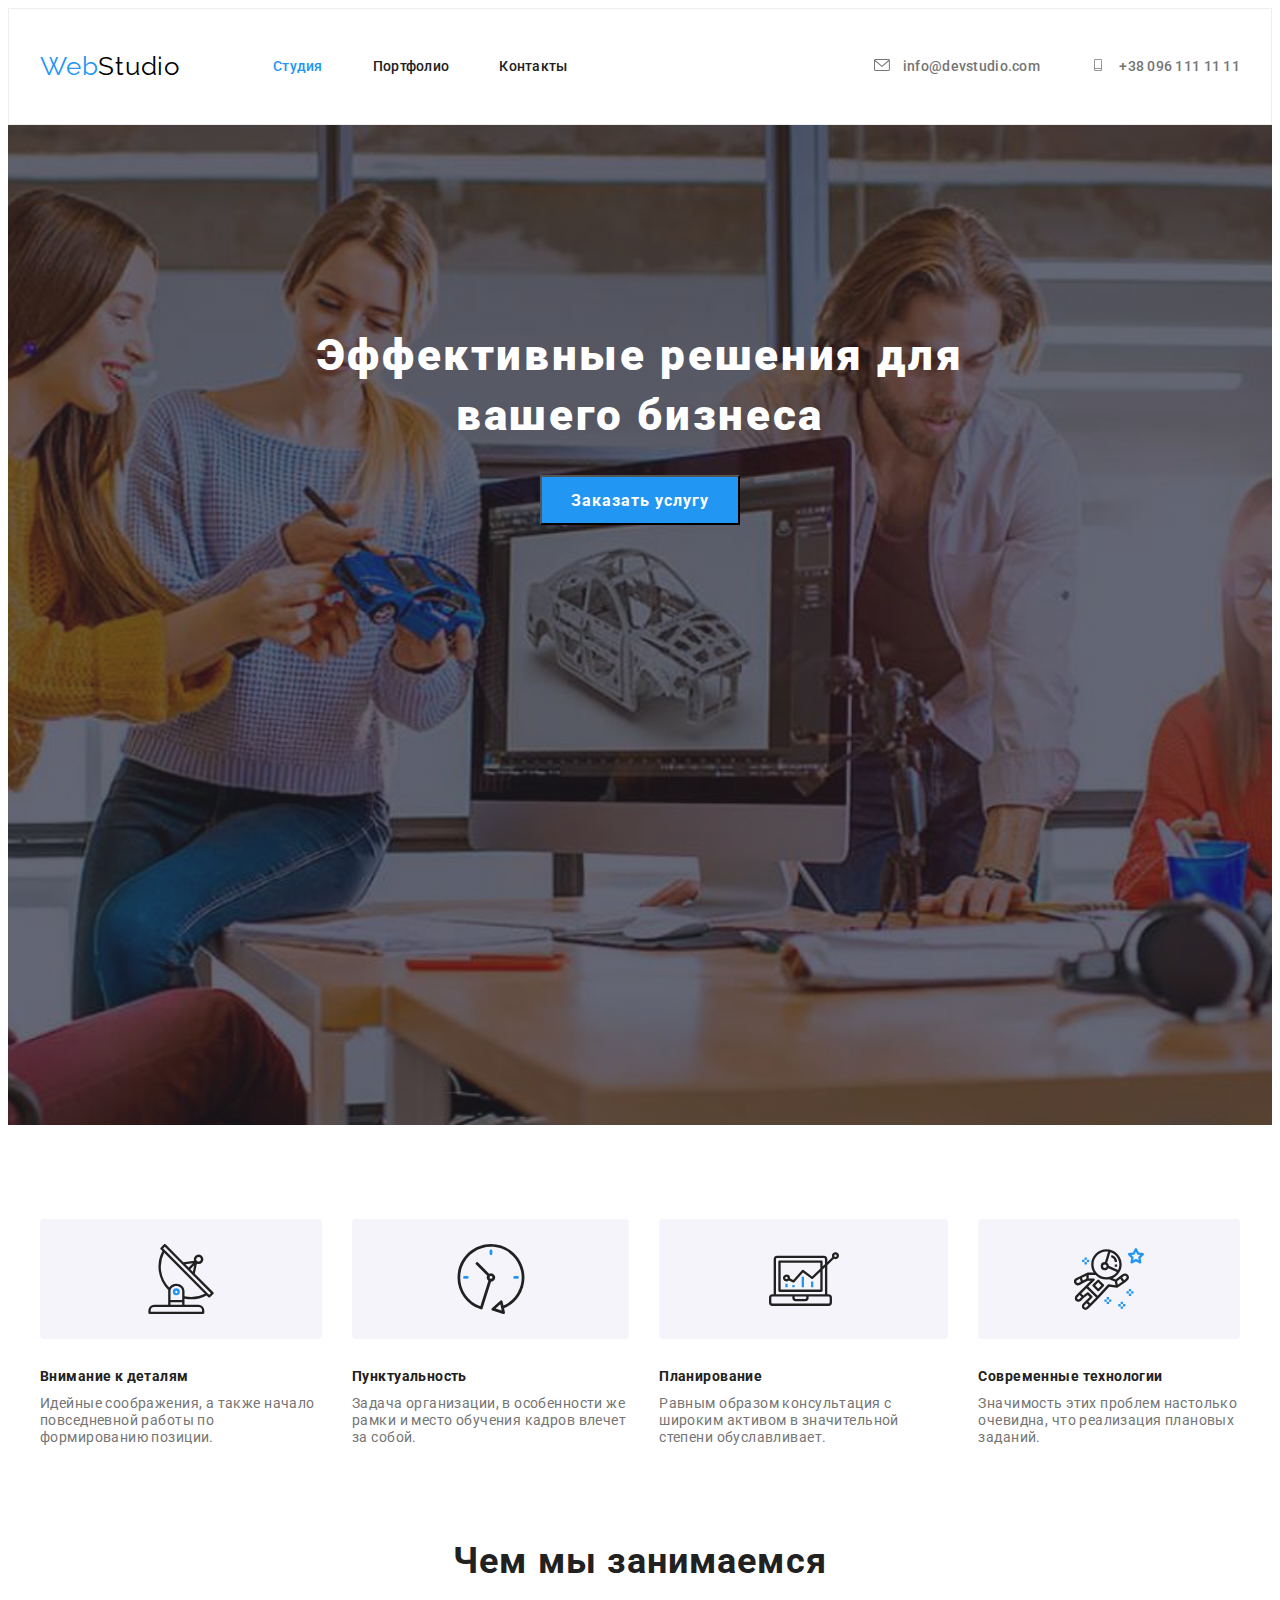
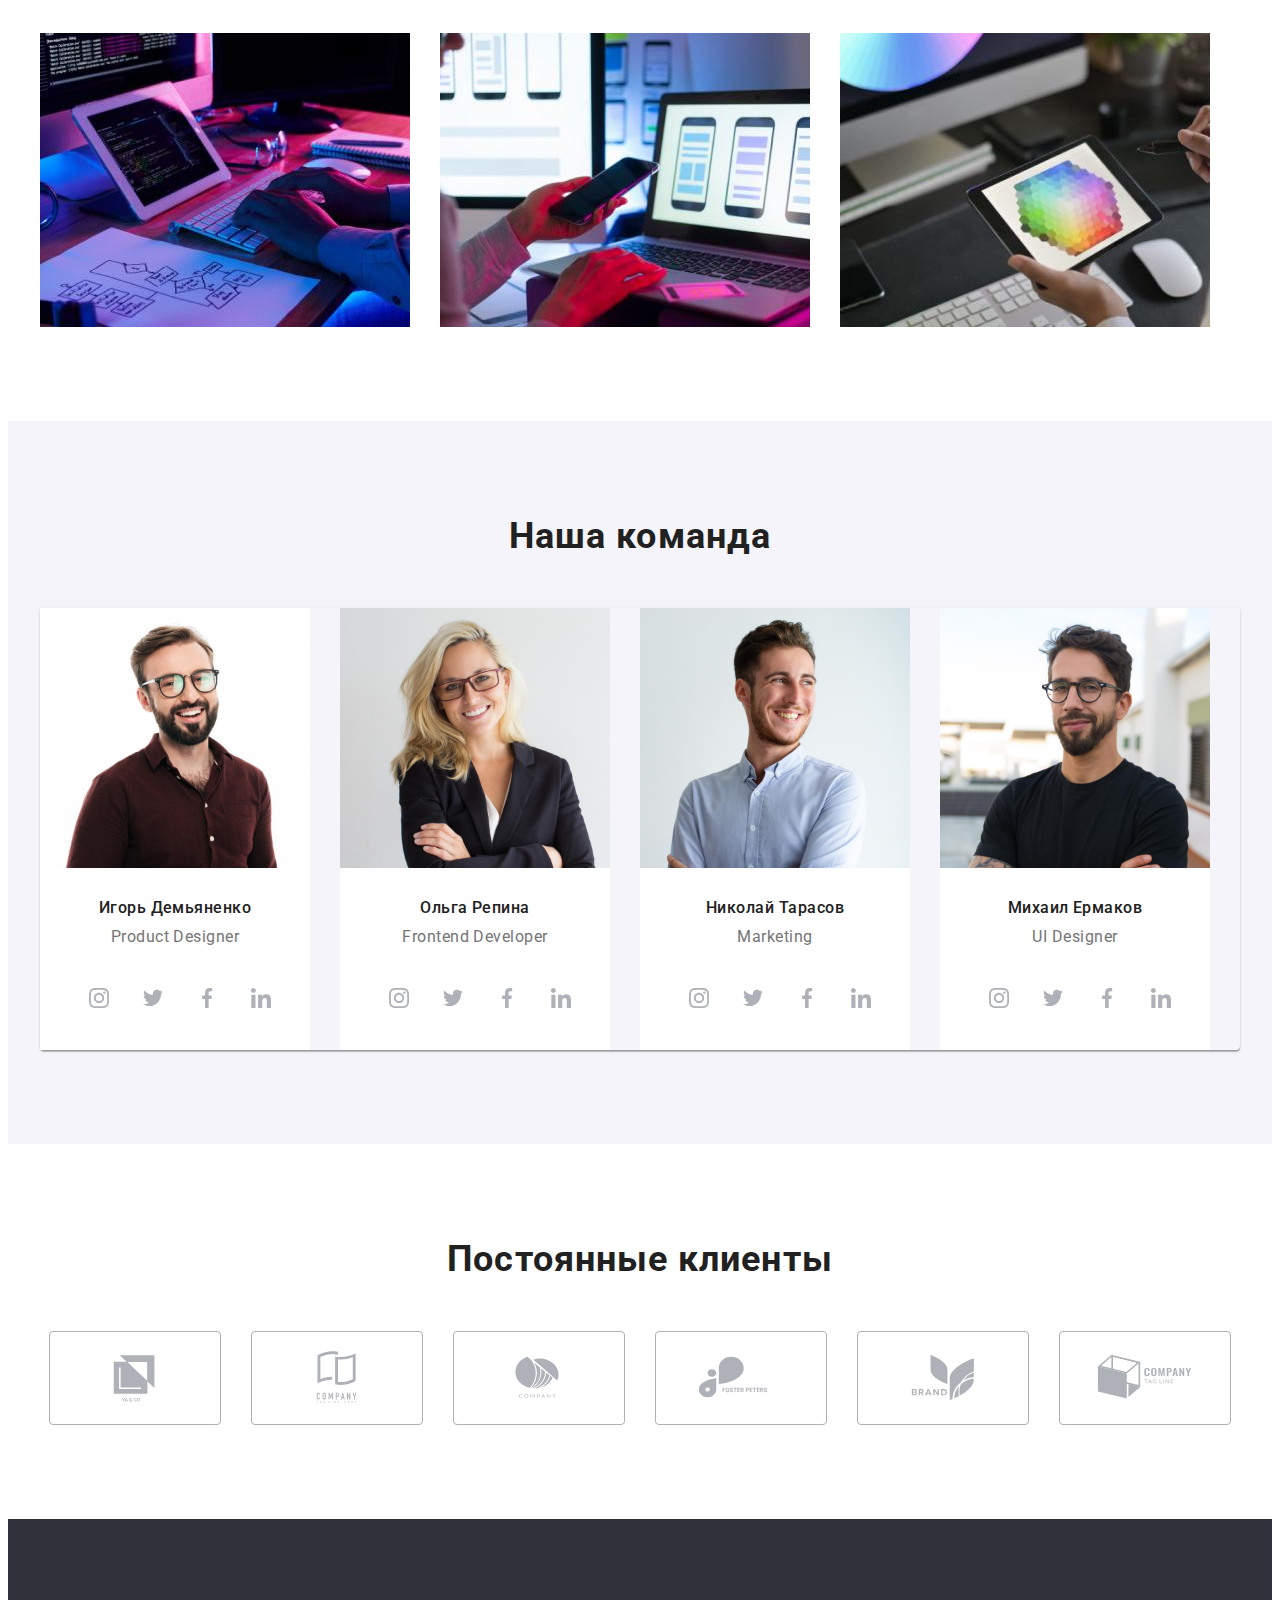
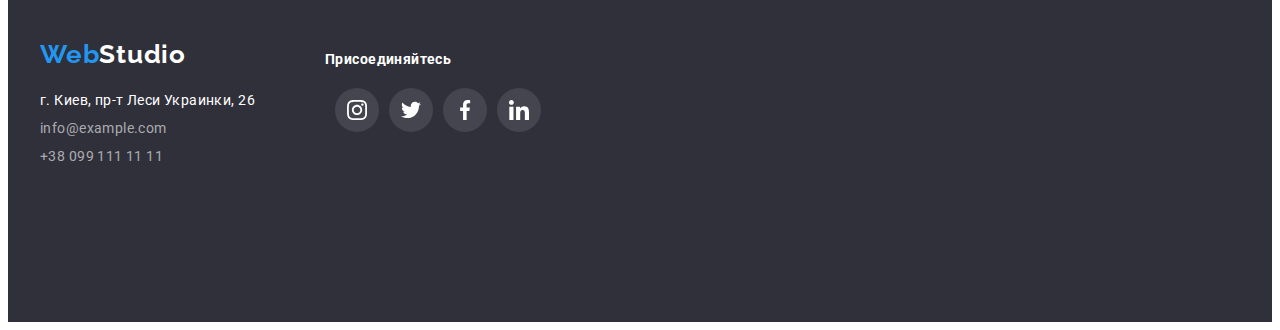
<file: index.html>
<!DOCTYPE html>
<html lang="ru">
<head>
    <meta charset="UTF-8">
    <meta http-equiv="X-UA-Compatible" content="IE=edge">
    <meta name="viewport" content="width=device-width, initial-scale=1.0">
    <title>Document</title>
    <link rel="preconnect" href="https://fonts.googleapis.com">
    <link rel="preconnect" href="https://fonts.gstatic.com" crossorigin>
    <link rel="stylesheet" href="https://cdnjs.cloudflare.com/ajax/libs/modern-normalize/1.1.0/modern-normalize.min.css"
        integrity="sha512-wpPYUAdjBVSE4KJnH1VR1HeZfpl1ub8YT/NKx4PuQ5NmX2tKuGu6U/JRp5y+Y8XG2tV+wKQpNHVUX03MfMFn9Q=="
        crossorigin="anonymous" referrerpolicy="no-referrer" />
    <link href="https://fonts.googleapis.com/css2?family=Raleway:wght@700&family=Roboto:wght@400;500;700;900&display=swap"
        rel="stylesheet">
    <link rel="stylesheet" href="css/styles.css">
</head>
<body class="body-1">
    <div class="conteiner conteiner-header">
        <header class="body-1-top">
            <div class="conteiner header-conteiner">
                <nav class="header-logo">
                    <a class="body-1-top-logo" href="./index.html">Web<span class="body-1-top-logo2">Studio</span>
                    </a>
                    <ul class="body-1-top-link">
                        <li class="header-item">
                            <a href="./index.html" class="current header-link">Студия</a>
                        </li>
                        <li class="header-item">
                            <a href="./portfolio.html" class="header-link">Портфолио</a>
                        </li>
                        <li class="header-item">
                            <a href="" class="header-link">Контакты</a>
                        </li>
                    </ul>
                </nav>
                <ul class="body-1-top-adr">
                    <li class="header-tel">
                        <a href="mailto:info@devstudio.com">
                            <svg class="icon-emeil">
                                <use href="./images/sprite.svg#icon-icon-emeil"></use>
                            </svg>
                            info@devstudio.com</a>
                    </li>
                    <li class="header-mail">
                        <a href="tel:+380961111111">
                            <svg class="icon-telephone">
                                <use href="./images/sprite.svg#icon-telephone"></use>
                            </svg>
                            +38 096 111 11 11</a>
                    </li>
                </ul>
            </div>
    </div>
        <main>
        <section class="hero">
            <div class="conteiner hero-conteiner">
        <h1 class="hero-logo">
            Эффективные решения для вашего бизнеса
        </h1>
        <button class="hero-button" type="button">
            Заказать услугу
        </button>
        </div>
        </section>
        <section class="about">
            <div class="conteiner">
            <ul class="about-all">
                <li class="about-list list-1">
                <h3 class="about-all-1"> Внимание к деталям </h3>
                    <p class="about-all-text">
                        Идейные соображения, а также начало повседневной работы по формированию позиции.
                    </p>
                </li>
                <li class="about-list list-2">
                <h3 class="about-all-1"> Пунктуальность </h3>
                    <p class="about-all-text">
                        Задача организации, в особенности же рамки и место обучения кадров влечет за собой.
                    </p>
                </li>
                <li class="about-list list-3">
                <h3 class="about-all-1"> Планирование </h3>
                    <p class="about-all-text">
                        Равным образом консультация с широким активом в значительной степени обуславливает.
                    </p>
                </li>
                <li class="about-list list-4">
                <h3 class="about-all-1"> Современные технологии </h3>
                    <p class="about-all-text">Значимость этих проблем настолько очевидна, что реализация плановых заданий.</p>
                </li>
            </ul>
            </div>
            </section>
            <section class="about-alll">
                <div class="conteiner">
            <h2 class="about-alll-1">
            Чем мы занимаемся
            </h2>
            <ul class="about-alll-img">
                <li class="img1"> <img src="./images/img-1.jpg" alt="набираем в ручную" width="370" height="294"></li>
                <li class="img1"> <img src="./images/img-2.jpg" alt="набираем c телефона" width="370" height="294"></li>
                <li class="img1"> <img src="./images/img-3.jpg" alt="играем на планшете" width="370" height="294"></li>
            </ul>
            </div>
        </section>
        <section class="our-team"> 
            <div class="conteiner">
            <h2 class="our-team-logo">
            Наша команда
            </h2>
            <ul class="our-team-list">
                <li class="our-team-img">
                    <img src="./images/team-1.jpg" alt="мужчина" width="270" height="260">
                    <h3 class="our-team-name">Игорь Демьяненко</h3>
                    <p lang="en" class="our-team-work">Product Designer</p>
                    <ul class="our-team-list-item social-list">
                        <li class="social-item link">
                            <a href="" class="social-link">
                                <svg class="social-icon">
                                    <use href="./images/sprite.svg#icon-instagram"></use>
                                </svg>
                            </a>
                        </li>
                         <li class="social-item link">
                             <a href="" class="social-link">
                                 <svg class="social-icon">
                                     <use href="./images/sprite.svg#icon-twitter"></use>
                                 </svg>
                             </a>
                         </li>
                        <li class="social-item link">
                               <a href="" class="social-link">
                                <svg class="social-icon">
                                     <use href="./images/sprite.svg#icon-facebook"></use>
                                </svg>
                            </a>
                        </li>
                       <li class="social-item link">
                           <a href="" class="social-link">
                               <svg class="social-icon">
                                   <use href="./images/sprite.svg#icon-linkedin"></use>
                              </svg>
                           </a>
                          </li>
                        </li>
                    </ul>
                <li class="our-team-img">
                    <img src="./images/team-2.jpg" alt="женщина" width="270" height="260">
                    <h3 class="our-team-name">Ольга Репина</h3>
                    <p lang="en" class="our-team-work">Frontend Developer</p>
                    <ul class="our-team-list-item social-list">
                        <li class="social-item link">
                            <a href="" class="social-link">
                                <svg class="social-icon">
                                    <use href="./images/sprite.svg#icon-instagram"></use>
                                </svg>
                            </a>
                        </li>
                        <li class="social-item link">
                            <a href="" class="social-link">
                                <svg class="social-icon">
                                    <use href="./images/sprite.svg#icon-twitter"></use>
                                </svg>
                            </a>
                        </li>
                        <li class="social-item link">
                            <a href="" class="social-link">
                                <svg class="social-icon">
                                    <use href="./images/sprite.svg#icon-facebook"></use>
                                </svg>
                            </a>
                        </li>
                        <li class="social-item link">
                            <a href="" class="social-link">
                                    <svg class="social-icon">
                                    <use href="./images/sprite.svg#icon-linkedin"></use>
                                </svg>
                            </a>
                        </li>
                        </li>
                     </ul>
                </li>
                <li class="our-team-img">
                    <img src="./images/team-3.jpg" alt="мужчина" width="270" height="260">
                    <h3 class="our-team-name">Николай Тарасов</h3>
                    <p lang="en" class="our-team-work">Marketing</p>
                    <ul class="our-team-list-item social-list">
                        <li class="social-item link">
                            <a href="" class="social-link">
                                <svg class="social-icon">
                                    <use href="./images/sprite.svg#icon-instagram"></use>
                                </svg>
                               </a>
                        </li>
                        <li class="social-item link">
                            <a href="" class="social-link">
                                <svg class="social-icon">
                                    <use href="./images/sprite.svg#icon-twitter"></use>
                                </svg>
                            </a>
                        </li>
                        <li class="social-item link">
                            <a href="" class="social-link">
                                <svg class="social-icon">
                                    <use href="./images/sprite.svg#icon-facebook"></use>
                                </svg>
                            </a>
                        </li>
                        <li class="social-item link">
                            <a href="" class="social-link">
                                <svg class="social-icon">
                                    <use href="./images/sprite.svg#icon-linkedin"></use>
                                </svg>
                            </a>
                        </li>
                        </li>
                    </ul>
                </li>
                <li class="our-team-img">
                    <img src="./images/team-4.jpg" alt="мужчина" width="270" height="260">
                    <h3 class="our-team-name">Михаил Ермаков</h3>
                    <p lang="en" class="our-team-work">UI Designer</p>
                    <ul class="our-team-list-item social-list">
                        <li class="social-item link">
                            <a href="" class="social-link">
                                <svg class="social-icon">
                                   <use href="./images/sprite.svg#icon-instagram"></use>
                                </svg>
                            </a>
                        </li>
                    <li class="social-item link">
                        <a href="" class="social-link">
                            <svg class="social-icon">
                                <use href="./images/sprite.svg#icon-twitter"></use>
                            </svg>
                        </a>
                    </li>
                    <li class="social-item link">
                        <a href="" class="social-link">
                            <svg class="social-icon">
                                 <use href="./images/sprite.svg#icon-facebook"></use>
                            </svg>
                        </a>
                    </li>
                    <li class="social-item link">
                        <a href="" class="social-link">
                            <svg class="social-icon">
                                <use href="./images/sprite.svg#icon-linkedin"> </use>
                            </svg>
                         </a>
                    </li>
                    </li>
                </ul>
                </li>
            </ul>
            </div>
        </section>
        <section class="social-partners">
            <div class="conteiner">
                <h2 class="social-partners-logo">Постоянные клиенты</h2>
                <ul class="social-partners-list">
                    <li class="social-partners-item">
                        <a href="" class="social-partners-link">
                            <svg class="social-partners-icon">
                                <use href="./images/sprite.svg#icon-Logo1"></use>
                            </svg>
                        </a>
                    </li>  
                    <li class="social-partners-item">
                        <a href="" class="social-partners-link">
                            <svg class="social-partners-icon">
                                <use href="./images/sprite.svg#icon-Logo2"></use>
                            </svg>
                        </a>
                    </li>
                    <li class="social-partners-item">
                        <a href="" class="social-partners-link">
                            <svg class="social-partners-icon">
                                <use href="./images/sprite.svg#icon-Logo3"></use>
                            </svg>
                        </a>
                    </li>
                    <li class="social-partners-item">
                        <a href="" class="social-partners-link">
                            <svg class="social-partners-icon">
                                <use href="./images/sprite.svg#icon-Logo4"></use>
                            </svg>
                        </a>
                    </li>
                    <li class="social-partners-item">
                        <a href="" class="social-partners-link">
                            <svg class="social-partners-icon">
                                <use href="./images/sprite.svg#icon-Logo5"></use>
                            </svg>
                        </a>
                    </li>
                    <li class="social-partners-item">
                        <a href="" class="social-partners-link">
                            <svg class="social-partners-icon">
                                <use href="./images/sprite.svg#icon-Logo6"></use>
                            </svg>
                        </a>
                    </li>
                </ul>
            </div>
        </section>
        </main>
    <footer class="foot">
        <div class="conteiner head-conteiner">
        <div class="foot-conteiner">
            <div class="conteiner-logo">
        <a href="./index.html" class="foot-logo-1">Web<span  class="foot-logo-2">Studio</span> </a>
        </div>
        <address>
        <ul class="foot-adres">
            <li class="fot-adres">
            <a href="" class="foot-adres-1">г. Киев, пр-т Леси Украинки, 26</a>
            </li>
            <li class="fot-adres">
            <a href="mailto:info@example.com" class="foot-adres-2">info@example.com</a>
            </li>
            <li class="fot-adres">
            <a href="tel:+380991111111"class="foot-adres-2">+38 099 111 11 11</a>
            </li>
        </ul> 
        </address>
        </div>

        <div class="social-foot">
    <h3 class="social-logo">Присоединяйтесь</h3>
    <ul class="social-list">
    <li class="social-item link">
        <a href="" class="foot-social-link">
            <svg class="foot-social-icon">
                <use href="./images/sprite.svg#icon-instagram"></use>
            </svg>
        </a>
    </li>
    <li class="social-item link">
        <a href="" class="foot-social-link">
            <svg class="foot-social-icon">
                <use href="./images/sprite.svg#icon-twitter"></use>
            </svg>
        </a>
    </li>
    <li class="social-item link">
        <a href="" class="foot-social-link">
            <svg class="foot-social-icon">
                <use href="./images/sprite.svg#icon-facebook"></use>
            </svg>
        </a>
    </li>
    <li class="social-item link">
        <a href="" class="foot-social-link">
            <svg class="foot-social-icon">
                <use href="./images/sprite.svg#icon-linkedin"></use>
            </svg>
        </a>
    </li>
</ul>
        </div>
        </div>
    </footer>
</body>
</html>
</file>
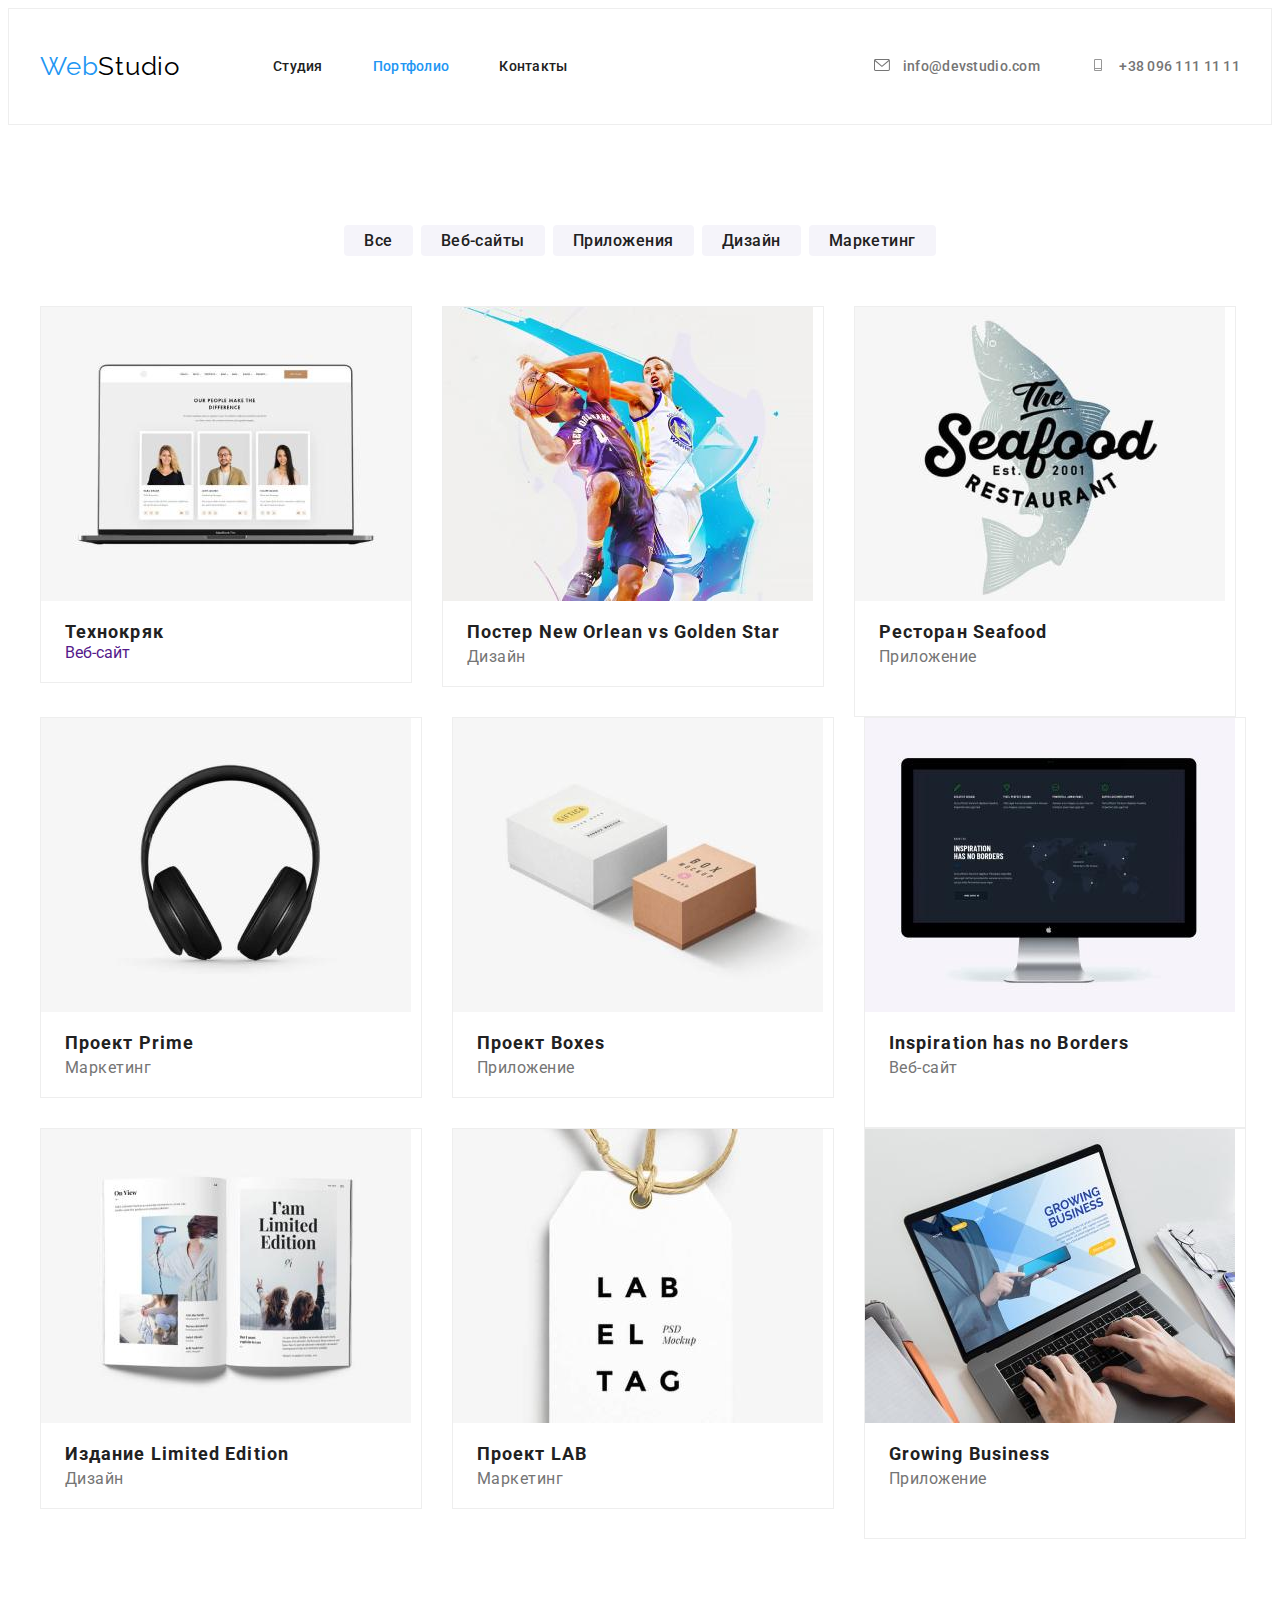
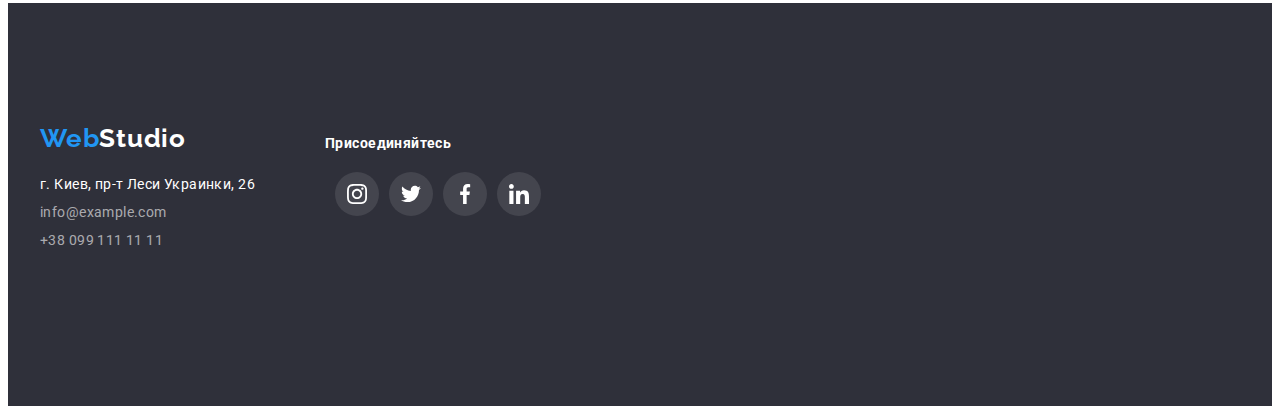
<file: portfolio.html>
<!DOCTYPE html>
<html lang="ru">
<head>
    <meta charset="UTF-8">
    <meta http-equiv="X-UA-Compatible" content="IE=edge">
    <meta name="viewport" content="width=device-width, initial-scale=1.0">
    <title>Document</title>
    <link rel="preconnect" href="https://fonts.googleapis.com">
    <link rel="preconnect" href="https://fonts.gstatic.com" crossorigin>
    <link rel="stylesheet" href="https://cdnjs.cloudflare.com/ajax/libs/modern-normalize/1.1.0/modern-normalize.min.css"
        integrity="sha512-wpPYUAdjBVSE4KJnH1VR1HeZfpl1ub8YT/NKx4PuQ5NmX2tKuGu6U/JRp5y+Y8XG2tV+wKQpNHVUX03MfMFn9Q=="
        crossorigin="anonymous" referrerpolicy="no-referrer" />
    <link href="https://fonts.googleapis.com/css2?family=Raleway:wght@700&family=Roboto:wght@400;500;700;900&display=swap"
        rel="stylesheet">
    <link rel="stylesheet" href="css/styles.css">
</head>
<body class="body-1">
<div class="conteiner conteiner-header">
    <header class="body-1-top">
        <div class="conteiner header-conteiner">
            <nav class="header-logo">
                <a class="body-1-top-logo" href="./index.html">Web<span class="body-1-top-logo2">Studio</span>
                </a>
                <ul class="body-1-top-link">
                    <li class="header-item">
                        <a href="./index.html" class="header-link">Студия</a>
                    </li>
                    <li class="header-item">
                        <a href="./portfolio.html"  class="current header-link" >Портфолио</a>
                    </li>
                    <li class="header-item">
                        <a href="" class="header-link">Контакты</a>
                    </li>
                </ul>
            </nav>
            <ul class="body-1-top-adr">
                <li class="header-tel">
                    <a href="mailto:info@devstudio.com">
                        <svg class="icon-emeil">
                            <use href="./images/sprite.svg#icon-icon-emeil"></use>
                        </svg>
                        info@devstudio.com</a>
                </li>
                <li class="header-mail">
                    <a href="tel:+380961111111">
                        <svg class="icon-telephone">
                            <use href="./images/sprite.svg#icon-telephone"></use>
                        </svg>
                        +38 096 111 11 11</a>
                </li>
            </ul>
        </div>
</div>
    </header>
    <main>
        <section class="portfolio">
            <div class="conteiner">
        <ul class="port-but">
            <li class="port-but2"> <button type="button" class="portfolio-button"> Все </button> </li>
            <li class="port-but2"> <button type="button" class="portfolio-button"> Веб-сайты </button> </li>                               
            <li class="port-but2"> <button type="button" class="portfolio-button"> Приложения </button> </li>
            <li class="port-but2"> <button type="button" class="portfolio-button"> Дизайн </button> </li>
            <li class="port-but2"> <button type="button" class="portfolio-button"> Маркетинг </button> </li>
        </ul>
        <ul class="portfolio-conteiner">
            <div class="card-all">
            <li class="port-itms"> 
                <a href="" class="card">
            <img src="./images/port-1.jpg" alt="ноут" width="370" height="294">
        <div class="conteiner-card">
            <h3 class="portfolio-log"> Технокряк </h3>
            <p> Веб-сайт </p>
        </div>    
        </a>
        </li>
        </div>
            <li class="port-itms"> 
                <a href="" class="card">
            <img src="./images/port-2.jpg" alt="баскет" width="370" height="294">
        <div class="conteiner-card">
            <h3 class="portfolio-log"> Постер New Orlean vs Golden Star </h3>
            <p class="portfolio-text"> Дизайн </p>
        </div>    
        </a>
        </li>
            <li class="port-itms">
                <a href="" class="card"> 
            <img src="./images/port-3.jpg" alt="рыба" width="370" height="294">
        <div class="conteiner-card">
            <h3 class="portfolio-log"> Ресторан Seafood </h3>
            <p class="portfolio-text"> Приложение </p>
        </div>
                </a>    
        </li>
            <li class="port-itms">
                <a href="" class="card"> 
            <img src="./images/port-4.jpg" alt="наушник" width="370" height="294">
        <div class="conteiner-card">
            <h3 class="portfolio-log"> Проект Prime </h3>
            <p class="portfolio-text"> Маркетинг </p>
        </div>
                </a>    
        </li>
            <li class="port-itms">
                <a href="" class="card"> 
            <img src="./images/port-5.jpg" alt="коробки" width="370" height="294">
        <div class="conteiner-card">
            <h3 class="portfolio-log"> Проект Boxes </h3>
            <p class="portfolio-text"> Приложение </p>
        </div>
                </a>    
        </li>
            <li class="port-itms">
                <a href="" class="card">
            <img src="./images/port-6.jpg" alt="комп" width="370" height="294">
        <div class="conteiner-card">
            <h3 lang="en" class="portfolio-log"> Inspiration has no Borders </h3>
            <p class="portfolio-text"> Веб-сайт </p>
        </div>
                </a>    
        </li>
            <li class="port-itms">
                <a href="" class="card"> 
            <img src="./images/port-7.jpg" alt="книга" width="370" height="294">
        <div class="conteiner-card">
            <h3 class="portfolio-log"> Издание Limited Edition </h3>
            <p class="portfolio-text"> Дизайн </p>
        </div>
                </a>    
        </li>
            <li class="port-itms">
                <a href="" class="card"> 
            <img src="./images/port-8.jpg" alt="висюлька" width="370" height="294">
        <div class="conteiner-card">
            <h3 class="portfolio-log"> Проект LAB </h3>
            <p class="portfolio-text"> Маркетинг </p>
        </div>
                </a>    
        </li>
            <li class="port-itms">
                <a href="" class="card"> 
            <img src="./images/port-9.jpg" alt="последний-ноут" width="370" height="294">
        <div class="conteiner-card">
            <h3 lang="en" class="portfolio-log"> Growing Business </h3>
            <p class="portfolio-text"> Приложение </p>
        </div>
                </a>    
        </li>
        </ul>
        </div>
        </section>
    </main>
<footer class="foot">
    <div class="conteiner head-conteiner">
        <div class="foot-conteiner">
            <div class="conteiner-logo">
                <a href="./index.html" class="foot-logo-1">Web<span class="foot-logo-2">Studio</span> </a>
            </div>
            <address>
                <ul class="foot-adres">
                    <li class="fot-adres">
                        <a href="" class="foot-adres-1">г. Киев, пр-т Леси Украинки, 26</a>
                    </li>
                    <li class="fot-adres">
                        <a href="mailto:info@example.com" class="foot-adres-2">info@example.com</a>
                    </li>
                    <li class="fot-adres">
                        <a href="tel:+380991111111" class="foot-adres-2">+38 099 111 11 11</a>
                    </li>
                </ul>
            </address>
        </div>

        <div class="social-foot">
            <h3 class="social-logo">Присоединяйтесь</h3>
            <ul class="social-list">
                <li class="social-item link">
                    <a href="" class="foot-social-link">
                        <svg class="foot-social-icon">
                            <use href="./images/sprite.svg#icon-instagram"></use>
                        </svg>
                    </a>
                </li>
                <li class="social-item link">
                    <a href="" class="foot-social-link">
                        <svg class="foot-social-icon">
                            <use href="./images/sprite.svg#icon-twitter"></use>
                        </svg>
                    </a>
                </li>
                <li class="social-item link">
                    <a href="" class="foot-social-link">
                        <svg class="foot-social-icon">
                            <use href="./images/sprite.svg#icon-facebook"></use>
                        </svg>
                    </a>
                </li>
                <li class="social-item link">
                    <a href="" class="foot-social-link">
                        <svg class="foot-social-icon">
                            <use href="./images/sprite.svg#icon-linkedin"></use>
                        </svg>
                    </a>
                </li>
            </ul>
        </div>
    </div>
</footer>
</body>
</html>
</file>
<file: css/styles.css>
/* Основной цвет #757575 */
/* Вторичный #212121 */
/* цвет фона заднего #E5E5E5 */
/* Основной фон #FFFFFF */
/* второй фон #2F303A */
p,
h1,
h2,
h3,
h4,
h5,
h6 {
  margin: 0;
}
ul {
  margin: 0;
  padding-left: 0;
}
img {
  display: block;
  max-width: 100%;
  height: auto;
}
body {
  color: #757575;
  font-family: Roboto, sans-serif;
}
.conteiner {
  width: 1200px;
  margin: 0 auto;
  padding-left: 15px;
  padding-right: 15px;
  /* outline: 2px solid red; */
  /* background-color: red; */
}

button {
  font-family: inherit;
}
.body-1 {
  color: #757575;
}

/* Header */
.conteiner-header {
  border: 1px solid #eeeeee;
  width: auto;
}
.body-1-top {
  background-color: #ffffff;
  padding-top: 42px;
  padding-bottom: 42px;
}
.body-1-top:focus {
  border-color: #2196f3;
}
.body-1-top:hover {
  border-color: #2196f3;
}

.header-conteiner {
  display: flex;
  align-items: center;
}

.header-logo {
  display: flex;
  align-items: center;
}
.body-1-top-logo {
  margin-right: 93px;
}
.body-1-top-link {
  display: flex;
  align-items: center;
}
.body-1-top-adr {
  margin-left: auto;
  display: flex;
  align-items: center;
}
.header-tel {
  margin-right: 50px;
}
.header-item:not(:first-child) {
  margin-left: 50px;
}

.body-1-top-logo {
  color: #2196f3;
  font-family: Raleway, cursive;
  font-size: 26px;
  line-height: 1.2;
  letter-spacing: 0.03em;
  cursor: pointer;
  text-decoration: none;
}
.body-1-top-logo {
  list-style: none;
}

.body-1-top-logo2 {
  color: black;
  font-family: Raleway, cursive;
  font-size: 26px;
  line-height: 1.2;
  letter-spacing: 0.03em;
  cursor: pointer;
}

.body-1-top-link {
  font-weight: 500;
  font-size: 14px;
  line-height: 1.14;
  letter-spacing: 0.02em;
  cursor: pointer;
  list-style: none;
}

.body-1-top-link :hover {
  color: #2196f3;
}
.body-1-top-link :focus {
  color: #2196f3;
}
.body-1-top-link a {
  text-decoration: none;
}
/* .header-item {
  text-decoration: none;
  color: #212121; */
/* } */
.header-link {
  text-decoration: none;
  color: #212121;
}
.current {
  color: #2196f3;
}

.body-1-top-adr {
  color: #757575;
  font-weight: 500;
  font-size: 14px;
  line-height: 1.14;
  letter-spacing: 0.02em;
  list-style: none;
}
.body-1-top-adr a {
  text-decoration: none;
  color: #757575;
}
.icon-emeil {
  height: 12px;
  width: 16px;
  margin-right: 10px;
  fill: currentColor;
}
.icon-telephone {
  height: 12px;
  width: 16px;
  margin-right: 10px;
  fill: currentColor;
}

.body-1-top-adr :hover {
  color: #2196f3;
}
.body-1-top-adr :focus {
  color: #2196f3;
}

/* HERO */

.hero {
  background-color: rgba(47, 48, 58, 1);
  text-align: center;
  padding-top: 200px;
  padding-bottom: 200px;
}
.hero {
  background-image: linear-gradient(
      rgba(47, 48, 58, 0.4),
      rgba(47, 48, 58, 0.4)
    ),
    url(../images/Hero-bac.jpg);
  height: 600px;
  background-size: cover;
  background-repeat: no-repeat;
  background-position: center;
}

.hero-logo {
  color: #ffffff;
  font-weight: 900;
  font-size: 44px;
  line-height: 60px;
  letter-spacing: 0.06em;
  padding-right: 237px;
  /* padding-bottom: 30px; */
  padding-left: 237px;
  align-items: center;
  margin-bottom: 30px;
}
.hero-button {
  width: 200px;
  height: 50px;
  background-color: #2196f3;
  color: #ffffff;
  font-weight: bold;
  font-size: 16px;
  line-height: 1.2;
  align-items: center;
  letter-spacing: 0.06em;
  cursor: pointer;
  align-items: center;
  /* border-radius: 4px; */
}
.hero-button:hover {
  box-shadow: 0px 4px 4px rgba(0, 0, 0, 0.15);
  border-radius: 4px;
}
.hero-button:focus {
  box-shadow: 0px 4px 4px rgba(0, 0, 0, 0.15);
  border-radius: 4px;
}

/* ABOUT */

.about {
  background-color: #ffffff;
}
.about-all {
  color: #757575;
  list-style: none;
  display: flex;
  padding-top: 94px;
  padding-bottom: 94px;
}
.about-list:not(:last-child) {
  margin-right: 30px;
}
.about-list::before {
  content: "";
  display: block;
  height: 120px;
  /* background-size: contain; */
  background-repeat: no-repeat;
  background-position: center;
  background-color: #f5f4fa;
  border-radius: 4px;
  /* outline: 2px solid red; */
}

.list-1::before {
  background-image: url(../images/antenna.svg);
}
.list-2::before {
  background-image: url(../images/clock.svg);
}
.list-3::before {
  background-image: url(../images/diagram.svg);
}
.list-4::before {
  background-image: url(../images/astronaut.svg);
}

.about-all-1 {
  color: #212121;
  font-weight: bold;
  font-size: 14px;
  line-height: 1.14;
  letter-spacing: 0.03em;
  margin-top: 30px;
  margin-bottom: 10px;
  margin-right: 30px;
}
.about-all-text {
  color: #757575;
  font-weight: 400;
  font-size: 14px;
  line-height: 1.2;
  letter-spacing: 0.03em;
  /* padding-top: 10px;
  margin-right: 30px; */
}

.about-alll {
  background-color: #ffffff;
  padding-bottom: 94px;
}
.about-alll-1 {
  color: #212121;
  font-weight: bold;
  font-size: 36px;
  line-height: 1.2;
  text-align: center;
  letter-spacing: 0.03em;
  margin-bottom: 50px;
}
.about-alll-img {
  list-style: none;
  display: flex;
}
.img1:not(:last-child) {
  margin-right: 30px;
}

/* TEAM */

.our-team {
  background-color: #f5f4fa;
  padding-top: 94px;
  padding-bottom: 94px;
}
.our-team-logo {
  color: #212121;
  font-weight: bold;
  font-size: 36px;
  line-height: 1.2;
  text-align: center;
  letter-spacing: 0.03em;
  margin-bottom: 50px;
}
.our-team-list {
  display: flex;
  box-shadow: 0px 1px 3px rgba(0, 0, 0, 0.12), 0px 1px 1px rgba(0, 0, 0, 0.14),
    0px 2px 1px rgba(0, 0, 0, 0.2);
  border-radius: 0px 0px 4px 4px;
}
.our-team-img {
  list-style: none;
  /* margin-right: 30px; */
  background-color: #ffffff;
}
.our-team-img:not(:last-child) {
  margin-right: 30px;
}
.our-team-name {
  color: #212121;
  font-weight: 500;
  font-size: 16px;
  line-height: 1.2;
  text-align: center;
  letter-spacing: 0.03em;
  margin-top: 30px;
  margin-bottom: 10px;
}
.our-team-work {
  color: #757575;
  font-weight: 400;
  font-size: 16px;
  line-height: 19px;
  text-align: center;
  letter-spacing: 0.03em;
  margin-bottom: 30px;
}

.social-item {
  width: 44px;
  height: 44px;
  list-style: none;
  margin-bottom: 30px;
}
.social-link {
  width: 100%;
  height: 100%;
  border-radius: 50%;
  background-color: #ffffff;
  display: flex;
  align-items: center;
  justify-content: center;
}
.social-link:hover,
.social-link:focus {
  background-color: #2196f3;
  border-radius: 50%;
}

.social-list {
  display: flex;
  justify-content: center;
  align-items: center;
}
.social-item {
  margin-left: 10px;
}
.social-icon {
  width: 20px;
  height: 20px;
  fill: #afb1b8;
  justify-content: center;
  align-items: center;
}
.social-link:hover .social-icon,
.social-link:focus .social-icon {
  fill: #ffffff;
}

.social-partners {
  padding-bottom: 94px;
  padding-top: 94px;
  background-color: #ffffff;
}
.social-partners-logo {
  font-style: normal;
  font-weight: bold;
  font-size: 36px;
  line-height: 1.2;
  text-align: center;
  letter-spacing: 0.03em;
  color: #212121;
  margin-bottom: 50px;
}

.social-partners-list {
  display: flex;
  justify-content: center;
  list-style: none;
}
/* .social-partners-item:hover .social-partners-item:focus {
  background-color: #2196f3;
} */
.social-partners-item:not(:last-child) {
  margin-right: 30px;
}
.social-partners-link {
  display: flex;
  width: 170px;
  height: 92px;
  justify-content: center;
  align-items: center;
  cursor: pointer;
  border: 1px solid #afb1b8;
  background: #ffffff;
  border-radius: 4px;
}
.social-partners-icon {
  width: 106px;
  height: 60px;
  fill: #afb1b8;
}

.social-partners-link:focus,
.social-partners-link:hover {
  border: 1px solid #2196f3;
  fill: #2196f3;
}
.social-partners-link:focus .social-partners-icon,
.social-partners-link:hover .social-partners-icon {
  fill: #2196f3;
}

/* \\\\\\FOOT////// */

.foot {
  background-color: #2f303a;
}
.head-conteiner {
  display: flex;
  padding-top: 60px;
  padding-bottom: 60px;
}
.foot-conteiner {
  padding-top: 60px;
  padding-bottom: 60px;
}
.conteiner-logo {
  margin-bottom: 20px;
}
.fot-adres:not(:last-child) {
  margin-bottom: 9px;
}
.foot-logo-1 {
  color: #2196f3;
  font-family: Raleway, cursive;
  font-weight: bold;
  font-size: 26px;
  line-height: 1.2;
  letter-spacing: 0.03em;
  text-decoration: none;
}

.foot-logo-2 {
  color: #ffffff;
  font-family: Raleway, cursive;
  font-weight: bold;
  font-size: 26px;
  line-height: 1.2;
  letter-spacing: 0.03em;
  margin-bottom: 20px;
}
.foot-adres {
  list-style: none;
}
.foot-adres-1 {
  color: #ffffff;
  font-family: Roboto;
  font-style: normal;
  font-weight: normal;
  font-size: 14px;
  line-height: 1.2;
  letter-spacing: 0.03em;
  text-decoration: none;
}
.foot-adres-2 {
  color: #ffffff99;
  font-family: Roboto;
  font-style: normal;
  font-weight: normal;
  font-size: 14px;
  line-height: 1.2;
  letter-spacing: 0.03em;
  text-decoration: none;
}
.foot a:hover {
  color: #2196f3;
}
.foot a:focus {
  color: #2196f3;
}

.social-foot {
  display: block;
  padding-top: 72px;
  padding-bottom: 100px;
  align-items: baseline;
  margin-left: 70px;
}

.social-logo {
  font-style: normal;
  font-weight: bold;
  font-size: 14px;
  line-height: 1.2;
  letter-spacing: 0.03em;
  color: #ffffff;
  margin-bottom: 20px;
}

.foot-social-link {
  display: flex;
  align-items: center;
  justify-content: center;
  width: 44px;
  height: 44px;
  background-color: rgba(255, 255, 255, 0.1);
  border-radius: 50%;
}
.foot-social-link:hover,
.foot-social-link:focus {
  background-color: #2196f3;
  border-radius: 50%;
}
.foot-social-link:hover .foot-social-icon,
.foot-social-link:focus .foot-social-icon {
  fill: #ffffff;
}

.foot-social-icon {
  width: 20px;
  height: 20px;
  fill: #ffffff;
}

/* 2-nd PAGES */
.portfolio {
  padding-top: 100px;
  padding-bottom: 94px;
}
.portfolio ul {
  list-style: none;
}
.port-but {
  display: flex;
  justify-content: center;
  margin-bottom: 50px;
  border: none;
}
/* .port-but2 {
  padding-left: 20px;
  padding-bottom: 6px;
  padding-right: 20px;
  padding-top: 6px;
} */
.port-but2:not(:last-child) {
  margin-right: 8px;
}

.portfolio-button {
  background-color: #f5f4fa;
  color: #212121;
  font-weight: 500;
  font-size: 16px;
  line-height: 1.2;
  text-align: center;
  letter-spacing: 0.03em;
  cursor: pointer;
  padding-left: 20px;
  padding-bottom: 6px;
  padding-right: 20px;
  padding-top: 6px;
  border-radius: 4px;
  border: none;
}
.portfolio-button:hover {
  background-color: #2196f3;
  color: #ffffff;
}
.portfolio-button:focus {
  background-color: #2196f3;
  color: #ffffff;
}
.portfolio-conteiner {
  display: flex;
  flex-wrap: wrap;
  /* margin-bottom: -30px;
  margin-right: -30px; */
}
.portfolio-conteiner:not(:nth-child(3n)) {
  margin-bottom: -30px;
  margin-right: -30px;
}
.port-itms {
  /* margin-right: 30px;
  margin-bottom: 30px; */
  flex-basis: calc(100% / 3 - 30px);
  border: 1px solid #eeeeee;
}
.port-itms:not(:nth-child(3n)) {
  margin-right: 30px;
  margin-bottom: 30px;
}
.card {
  display: block;
  text-decoration: none;
}
.conteiner-card {
  padding: 20px 24px;
}
.portfolio-text {
  margin-top: 4px;
}
.portfolio-log {
  color: #212121;
  font-weight: 700;
  font-size: 18px;
  line-height: 1.2;
  letter-spacing: 0.06em;
}
.portfolio-text {
  color: #757575;
  font-weight: 400;
  font-size: 16px;
  line-height: 1.2;
  letter-spacing: 0.03em;
}
.card:hover {
  box-shadow: 0px 1px 1px rgba(0, 0, 0, 0.12), 0px 4px 4px rgba(0, 0, 0, 0.06),
    1px 4px 6px rgba(0, 0, 0, 0.16);
  cursor: pointer;
}
.card:focus {
  box-shadow: 0px 1px 1px rgba(0, 0, 0, 0.12), 0px 4px 4px rgba(0, 0, 0, 0.06),
    1px 4px 6px rgba(0, 0, 0, 0.16);
  cursor: pointer;
}
</file>
